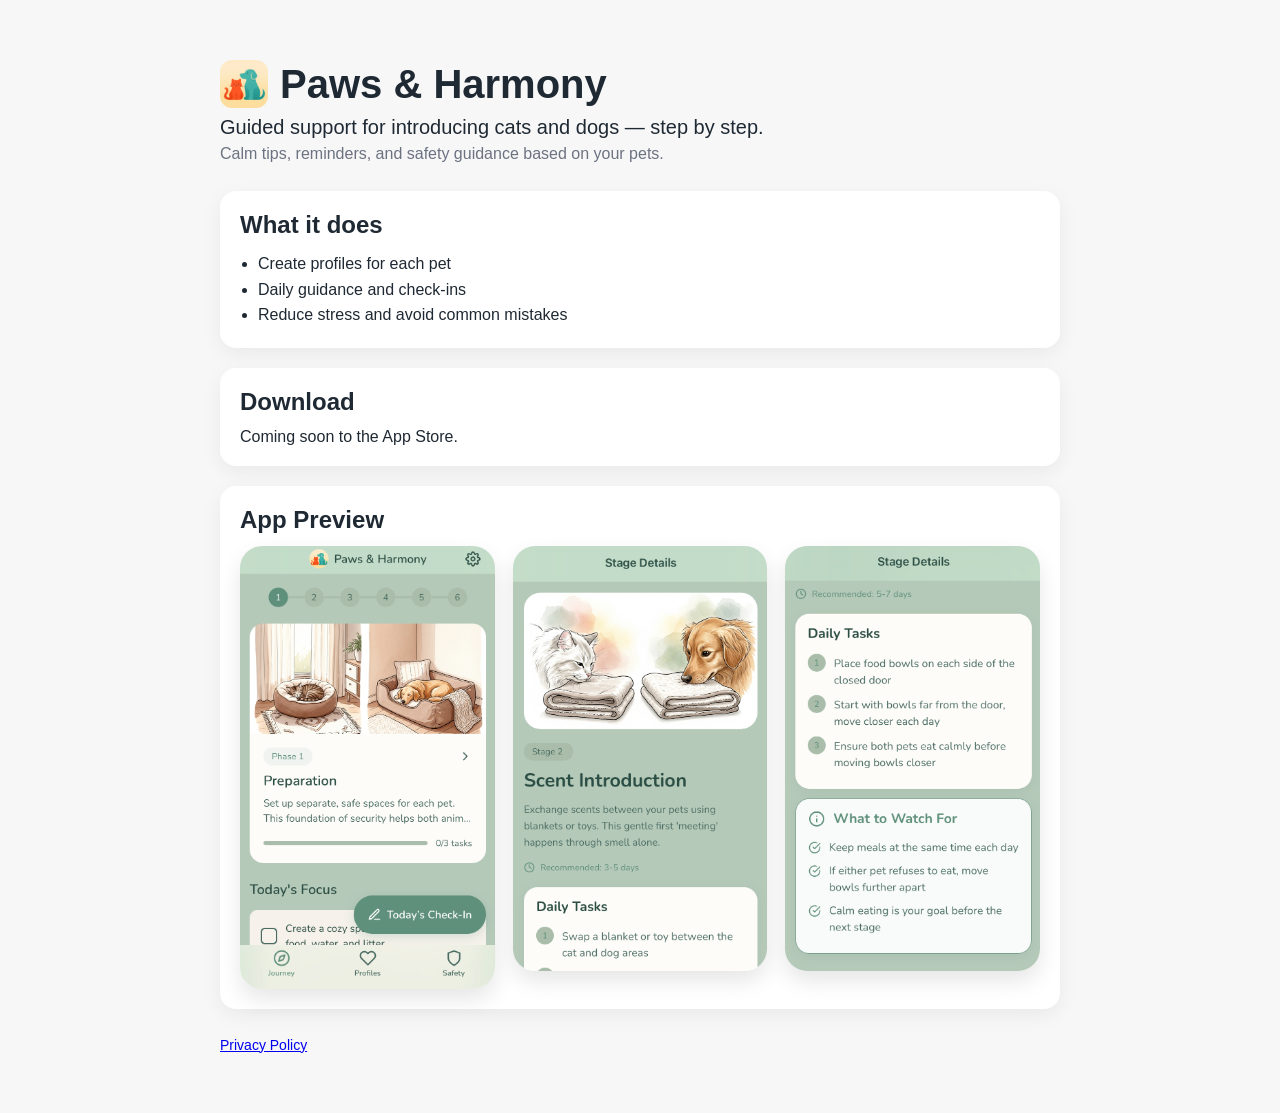
<file: index.html>
<!doctype html>
<html lang="en">
<head>
  <meta charset="UTF-8" />
  <meta name="viewport" content="width=device-width, initial-scale=1.0" />
  <title>Paws & Harmony</title>
  <link rel="stylesheet" href="styles.css?v=2" />
</head>

<body>
  <main class="wrap">

    <header class="header">
      <div class="title-row">
        <img src="logo.jpg" alt="Paws & Harmony logo" class="logo" />
        <h1>Paws & Harmony</h1>
      </div>

      <p class="tagline">
        Guided support for introducing cats and dogs — step by step.
      </p>
      <p class="micro">
        Calm tips, reminders, and safety guidance based on your pets.
      </p>
    </header>

    <section class="card">
      <h2>What it does</h2>
      <ul>
        <li>Create profiles for each pet</li>
        <li>Daily guidance and check-ins</li>
        <li>Reduce stress and avoid common mistakes</li>
      </ul>
    </section>

    <section class="card">
      <h2>Download</h2>
      <p>Coming soon to the App Store.</p>
    </section>

    <section class="card">
      <h2>App Preview</h2>

      <div class="screens">
        <img src="preview1-v2.png" alt="Preview 1" />
        <img src="preview2-v2.png" alt="Preview 2" />
        <img src="preview3-v2.png" alt="Preview 3" />
      </div>
    </section>

    <footer class="footer">
      <a href="privacy.html">Privacy Policy</a>
    </footer>

  </main>
</body>
</html>
</file>
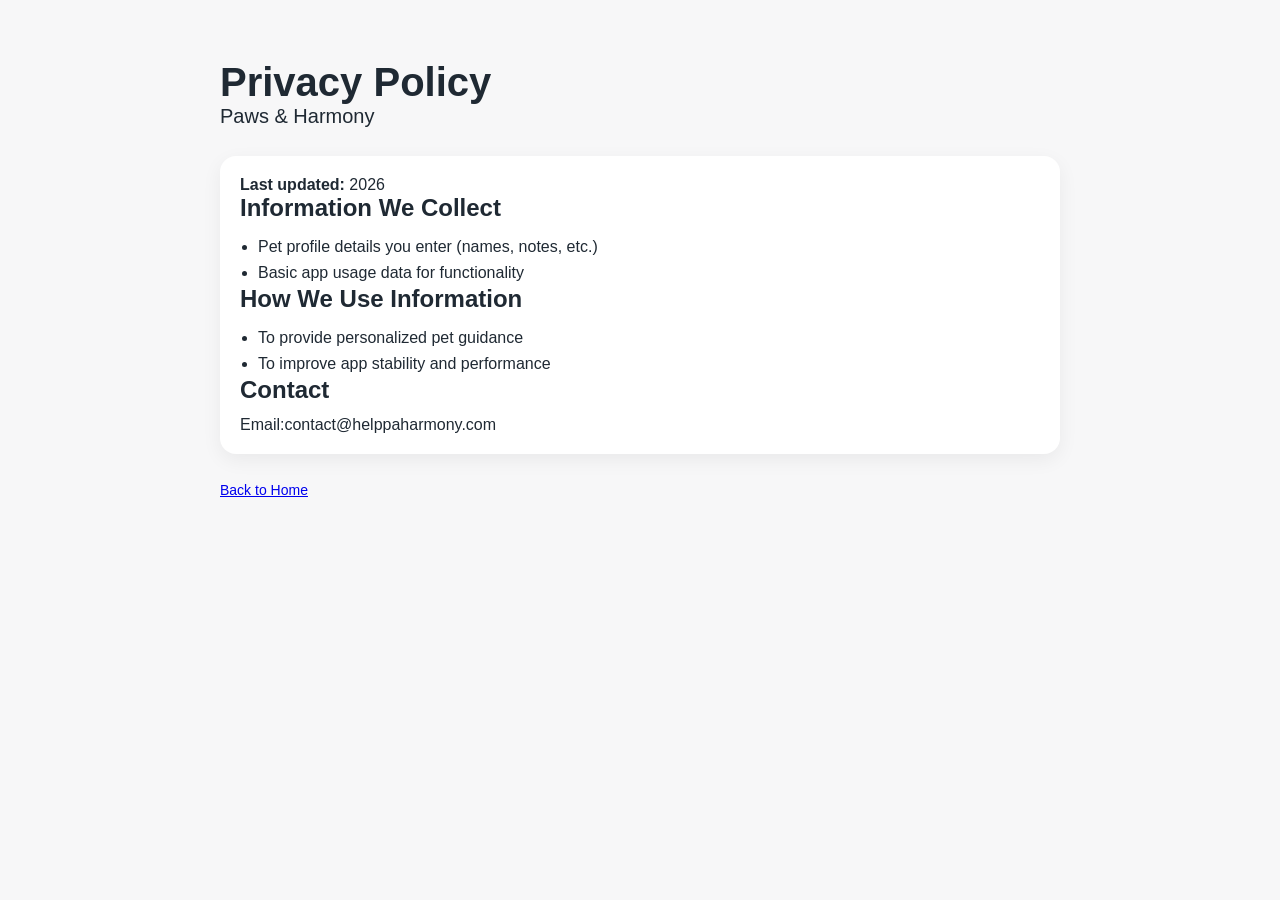
<file: privacy.html>
<!doctype html>
<html lang="en">
  <head>
    <meta charset="UTF-8" />
    <meta name="viewport" content="width=device-width, initial-scale=1.0" />
    <title>Paws & Harmony • Privacy</title>
    <link rel="stylesheet" href="styles.css" />
  </head>
  <body>
    <main class="wrap">
      <header class="header">
        <h1>Privacy Policy</h1>
        <p class="tagline">Paws & Harmony</p>
      </header>

      <section class="card">
        <p><strong>Last updated:</strong> 2026</p>

        <h2>Information We Collect</h2>
        <ul>
          <li>Pet profile details you enter (names, notes, etc.)</li>
          <li>Basic app usage data for functionality</li>
        </ul>

        <h2>How We Use Information</h2>
        <ul>
          <li>To provide personalized pet guidance</li>
          <li>To improve app stability and performance</li>
        </ul>

        <h2>Contact</h2>
        <p>Email:contact@helppaharmony.com </p>
      </section>

      <footer class="footer">
        <a href="index.html">Back to Home</a>
      </footer>
    </main>
  </body>
</html>
</file>
<file: styles.css>
* {
  box-sizing: border-box;
  margin: 0;
  padding: 0;
}

body {
  font-family: -apple-system, BlinkMacSystemFont, sans-serif;
  background: #f7f7f8;
  color: #1f2933;
}

.wrap {
  max-width: 880px;
  margin: 40px auto;
  padding: 20px;
}

.header {
  margin-bottom: 28px;
}

.title-row {
  display: flex;
  align-items: center;
  gap: 12px;
  margin-bottom: 8px;
}

.logo {
  width: 48px;
  height: 48px;
  object-fit: cover;
  border-radius: 12px;
}

h1 {
  font-size: 40px;
  font-weight: 700;
}

.tagline {
  font-size: 20px;
  margin-bottom: 6px;
}

.micro {
  font-size: 16px;
  color: #6b7280;
}

.card {
  background: white;
  border-radius: 16px;
  padding: 20px;
  margin-bottom: 20px;
  box-shadow: 0 6px 20px rgba(0,0,0,0.06);
}

.card h2 {
  margin-bottom: 12px;
}

ul {
  padding-left: 18px;
  line-height: 1.6;
}

.screens {
  display: grid;
  grid-template-columns: repeat(auto-fit, minmax(180px, 1fr));
  gap: 18px;
  margin-top: 12px;
}

.screens img {
  width: 100%;
  border-radius: 22px;
  box-shadow: 0 10px 22px rgba(0,0,0,0.1);
}

.footer {
  margin-top: 28px;
  font-size: 14px;
  color: #6b7280;
}
</file>
